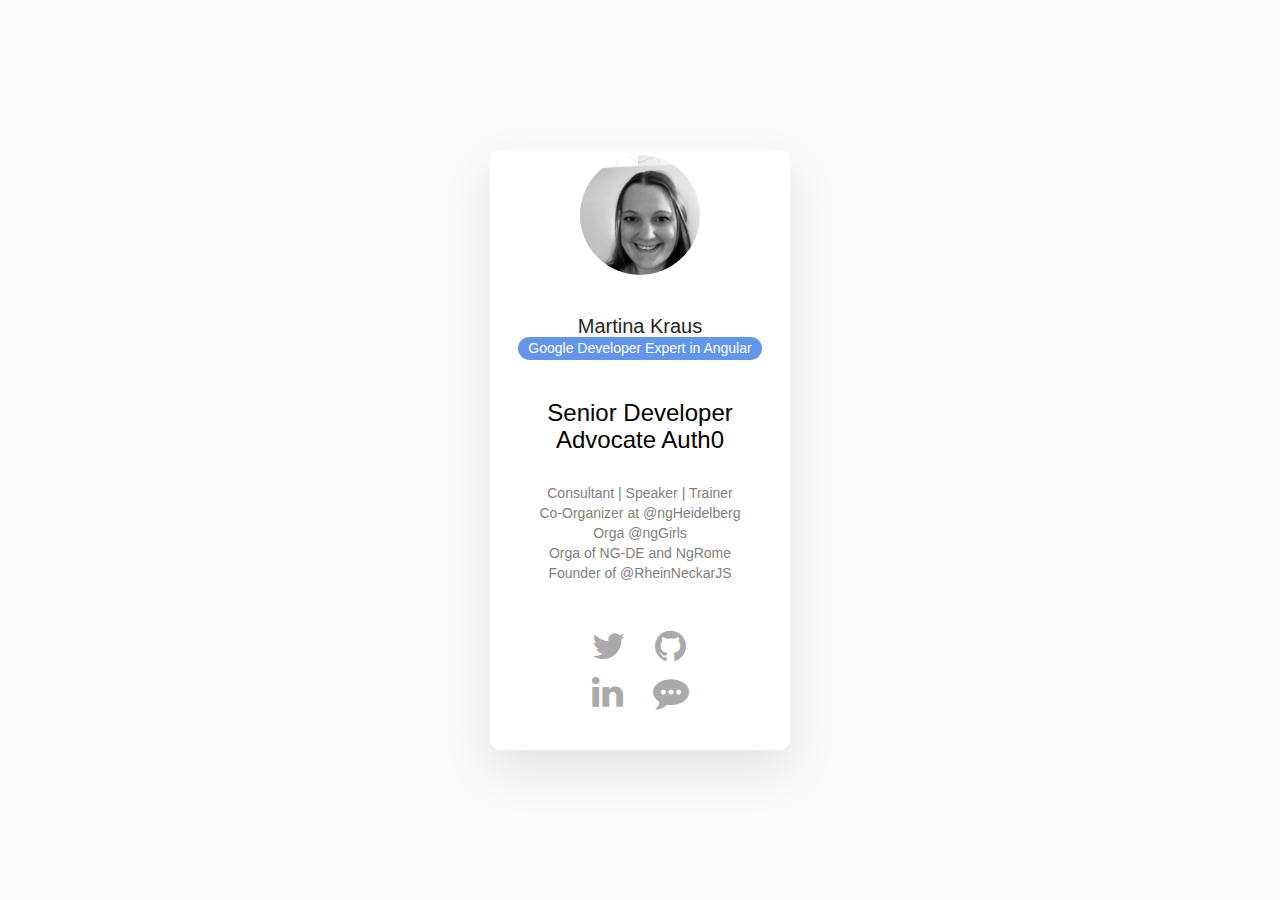
<file: index.html>
<head>
	<meta charset="utf-8">
	<meta name="viewport" content="width=device-width, initial-scale=1">
	<link rel="stylesheet" href="https://maxcdn.bootstrapcdn.com/bootstrap/3.3.7/css/bootstrap.min.css">
	<script src="https://ajax.googleapis.com/ajax/libs/jquery/3.3.1/jquery.min.js"></script>
	<script src="https://maxcdn.bootstrapcdn.com/bootstrap/3.3.7/js/bootstrap.min.js"></script>
	<link rel="shortcut icon" type="image/png" href="./img/mk.png"/>
	<link rel="stylesheet" href="https://cdnjs.cloudflare.com/ajax/libs/font-awesome/4.7.0/css/font-awesome.min.css">
	<link href="./css/style.css" rel="stylesheet">
	<title>Martina Kraus - Software Engineer</title>
</head>

<body>
	<div class="card">
		<div class="box">
			<div class="img">
				<img src="./img/mk.jpeg">
			</div>
			<h2>Martina Kraus<br><span>Google Developer Expert in Angular</span></h2>
			<h3>Senior Developer Advocate Auth0</h3>
			<p>
			<br>
			Consultant | Speaker | Trainer<br>
			Co-Organizer at <a href="https://www.meetup.com/de-DE/angular-heidelberg/">@ngHeidelberg</a><br>
			Orga <a href="http://ng-girls.org/">@ngGirls</a><br>
			Orga of <a href="https://ng-de.org/">NG-DE</a> and <a href="https://ngrome.io/home">NgRome</a><br>	
			Founder of <a href="https://www.meetup.com/de-DE/RheinNeckarJS/">@RheinNeckarJS</a><br>
			</p>
			<span>
				<ul>
					<li><a data-toggle="tooltip" title="Twitter" data-placement="top" href="https://twitter.com/MartinaKraus11"><i class="fa fa-twitter" style="font-size:36px" aria-hidden="true"></i></a></li>
					<li><a data-toggle="tooltip" title="Github" data-placement="top" href="https://github.com/martinakraus"><i class="fa fa-github" style="font-size:36px" aria-hidden="true"></i></a></li><br>
					<li><a data-toggle="tooltip" title="LinkedIn" data-placement="bottom" href="https://www.linkedin.com/in/martina-kraus-398493108/"><i style="font-size:36px" class="fa fa-linkedin" aria-hidden="true"></i></a></li>
					<li><a data-toggle="tooltip" title="Talks" data-placement="bottom" href="https://slides.com/martinakraus"><i style="font-size:36px" class="fa fa-commenting" aria-hidden="true"></i></a></li>
				</ul>
			</span>
		</div>
	</div>
	<script>
		$(document).ready(function(){
			$('[data-toggle="tooltip"]').tooltip();   
		});
		</script>
</body>
</file>
<file: css/style.css>
body {
    margin:0;
    padding:0;
    font-family:sans-serif;
    background:#fbfbfb;
}
.card {
    position:absolute;
    top:50%;
    left:50%;
    transform:translate(-50%,-50%);
    width:300px;
    min-height:600px;
    background:#fff;
    box-shadow:0 20px 50px rgba(0,0,0,.1);
    border-radius:10px;
    transition:0.5s;
}
.card:hover {
    box-shadow:0 30px 70px rgba(0,0,0,.2);
}
.card .box {
    position:absolute;
    top:50%;
    left:0;
    transform:translateY(-50%);
    text-align:center;
    padding:20px;
    box-sizing:border-box;
    width:100%;
}
.card .box .img {
    width:120px;
    height:120px;
    margin:0 auto;
    border-radius:50%;
    overflow:hidden;
}
.card .box .img img {
    width:100%;
    height:100%;
}
.card .box h2 {
    font-size:20px;
    color:#262626;
    margin:40px auto;
}
.card .box h2 span {
    font-size:14px;
    background:cornflowerblue;
    color:#fff;
    display:inline-block;
    padding:4px 10px;
    border-radius:15px;
}
.card .box p {
    color: grey;
}

.card .box p a, .card .box p a:hover {
    text-decoration-line: none;
    color: grey;
}

.card .box h3 {
    color: black;
}

.card .box span {
    display:inline-flex;
}
.card .box ul {
    margin:30 auto;
    padding:0;
}
.card .box ul li {
    list-style:none;
    float:left;
    padding: 5px;
}
.card .box ul li a {
    display:block;
    color:#aaa;
    margin:0 10px;
    font-size:20px;
    transition:0.5s;
    text-align:center;
}
.card .box ul li:hover a {
    color: cornflowerblue;
    transform:rotateY(360deg);
}
</file>
